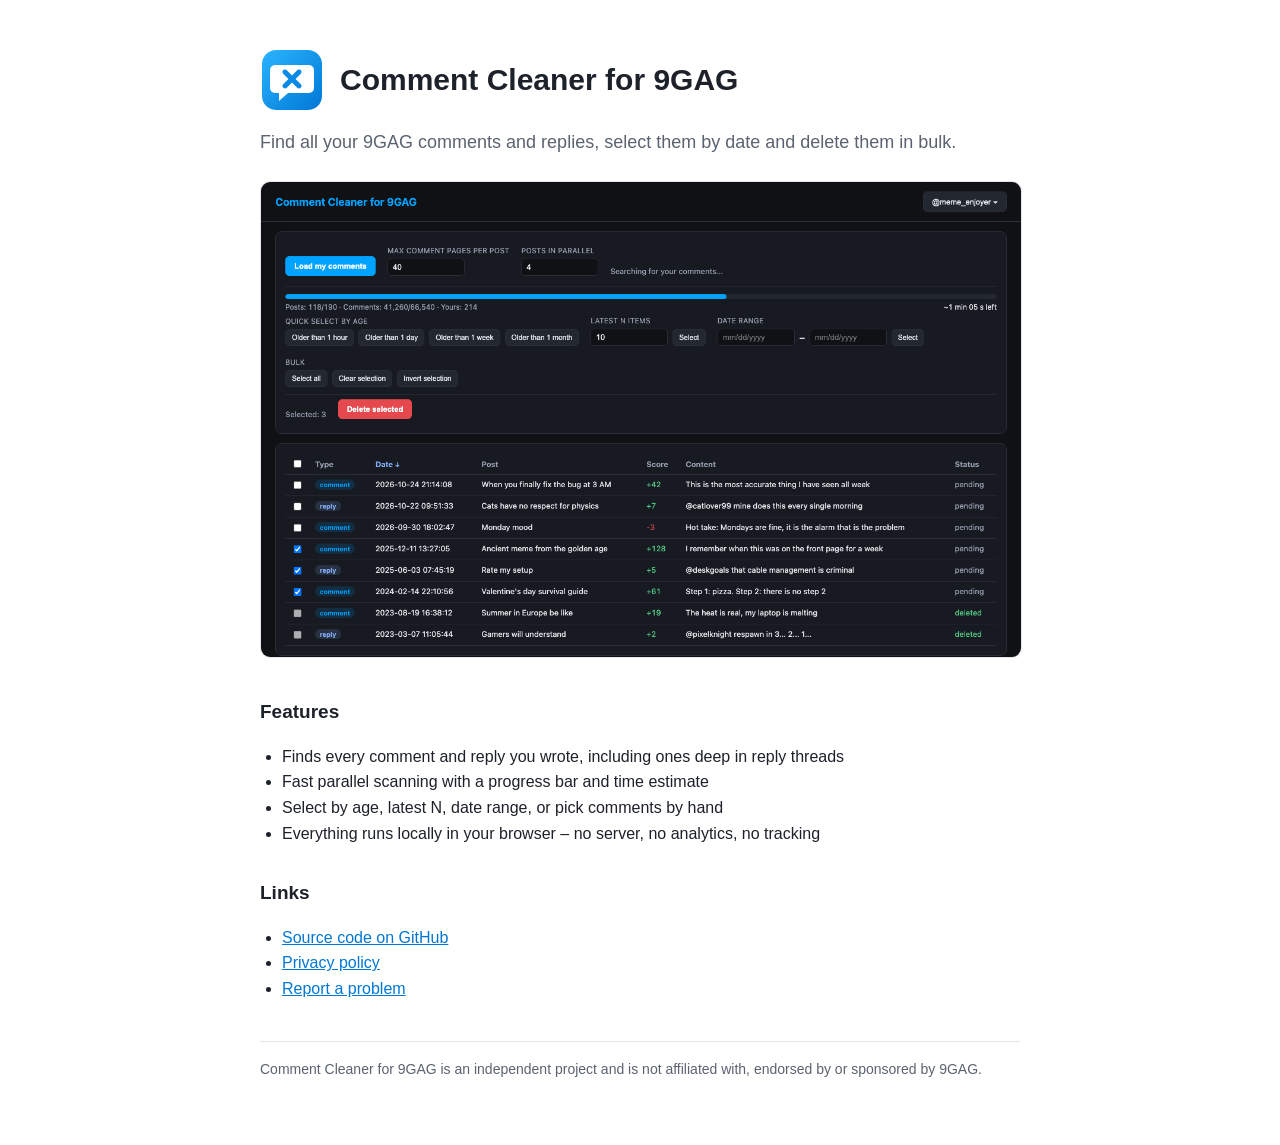
<file: docs/index.html>
<!doctype html>
<html lang="en">
<head>
<meta charset="utf-8">
<meta name="viewport" content="width=device-width, initial-scale=1">
<title>Comment Cleaner for 9GAG</title>
<meta name="description" content="Find all your 9GAG comments and replies, select them by date and delete them in bulk.">
<link rel="icon" href="icon128.png">
<style>
  :root { --bg: #ffffff; --text: #1d2129; --muted: #5b6370; --accent: #0077d6; --border: #e3e6eb; }
  @media (prefers-color-scheme: dark) {
    :root { --bg: #0f1115; --text: #e7e9ee; --muted: #9aa2b1; --accent: #4db8ff; --border: #2a2f3a; }
  }
  body { margin: 0; background: var(--bg); color: var(--text);
         font: 16px/1.6 -apple-system, BlinkMacSystemFont, "Segoe UI", Roboto, Helvetica, Arial, sans-serif; }
  main { max-width: 760px; margin: 0 auto; padding: 48px 16px 64px; }
  header { display: flex; align-items: center; gap: 16px; margin-bottom: 16px; }
  header img { width: 64px; height: 64px; }
  h1 { font-size: 30px; margin: 0; line-height: 1.2; }
  .lead { color: var(--muted); font-size: 18px; margin: 0 0 24px; }
  .shot { width: 100%; height: auto; border: 1px solid var(--border); border-radius: 10px; }
  h2 { font-size: 19px; margin: 32px 0 8px; }
  ul { padding-left: 22px; }
  a { color: var(--accent); }
  footer { margin-top: 40px; padding-top: 16px; border-top: 1px solid var(--border); color: var(--muted); font-size: 14px; }
</style>
</head>
<body>
<main>
  <header>
    <img src="icon128.png" alt="">
    <h1>Comment Cleaner for 9GAG</h1>
  </header>
  <p class="lead">Find all your 9GAG comments and replies, select them by date and delete them in bulk.</p>

  <img class="shot" src="screenshot-1.png" alt="Screenshot of the extension showing a table of comments and a progress bar">

  <h2>Features</h2>
  <ul>
    <li>Finds every comment and reply you wrote, including ones deep in reply threads</li>
    <li>Fast parallel scanning with a progress bar and time estimate</li>
    <li>Select by age, latest N, date range, or pick comments by hand</li>
    <li>Everything runs locally in your browser – no server, no analytics, no tracking</li>
  </ul>

  <h2>Links</h2>
  <ul>
    <li><a href="https://github.com/rakuscinec/comment-cleaner-for-9gag">Source code on GitHub</a></li>
    <li><a href="privacy-policy.html">Privacy policy</a></li>
    <li><a href="https://github.com/rakuscinec/comment-cleaner-for-9gag/issues">Report a problem</a></li>
  </ul>

  <footer>Comment Cleaner for 9GAG is an independent project and is not affiliated with, endorsed by or sponsored by 9GAG.</footer>
</main>
</body>
</html>
</file>
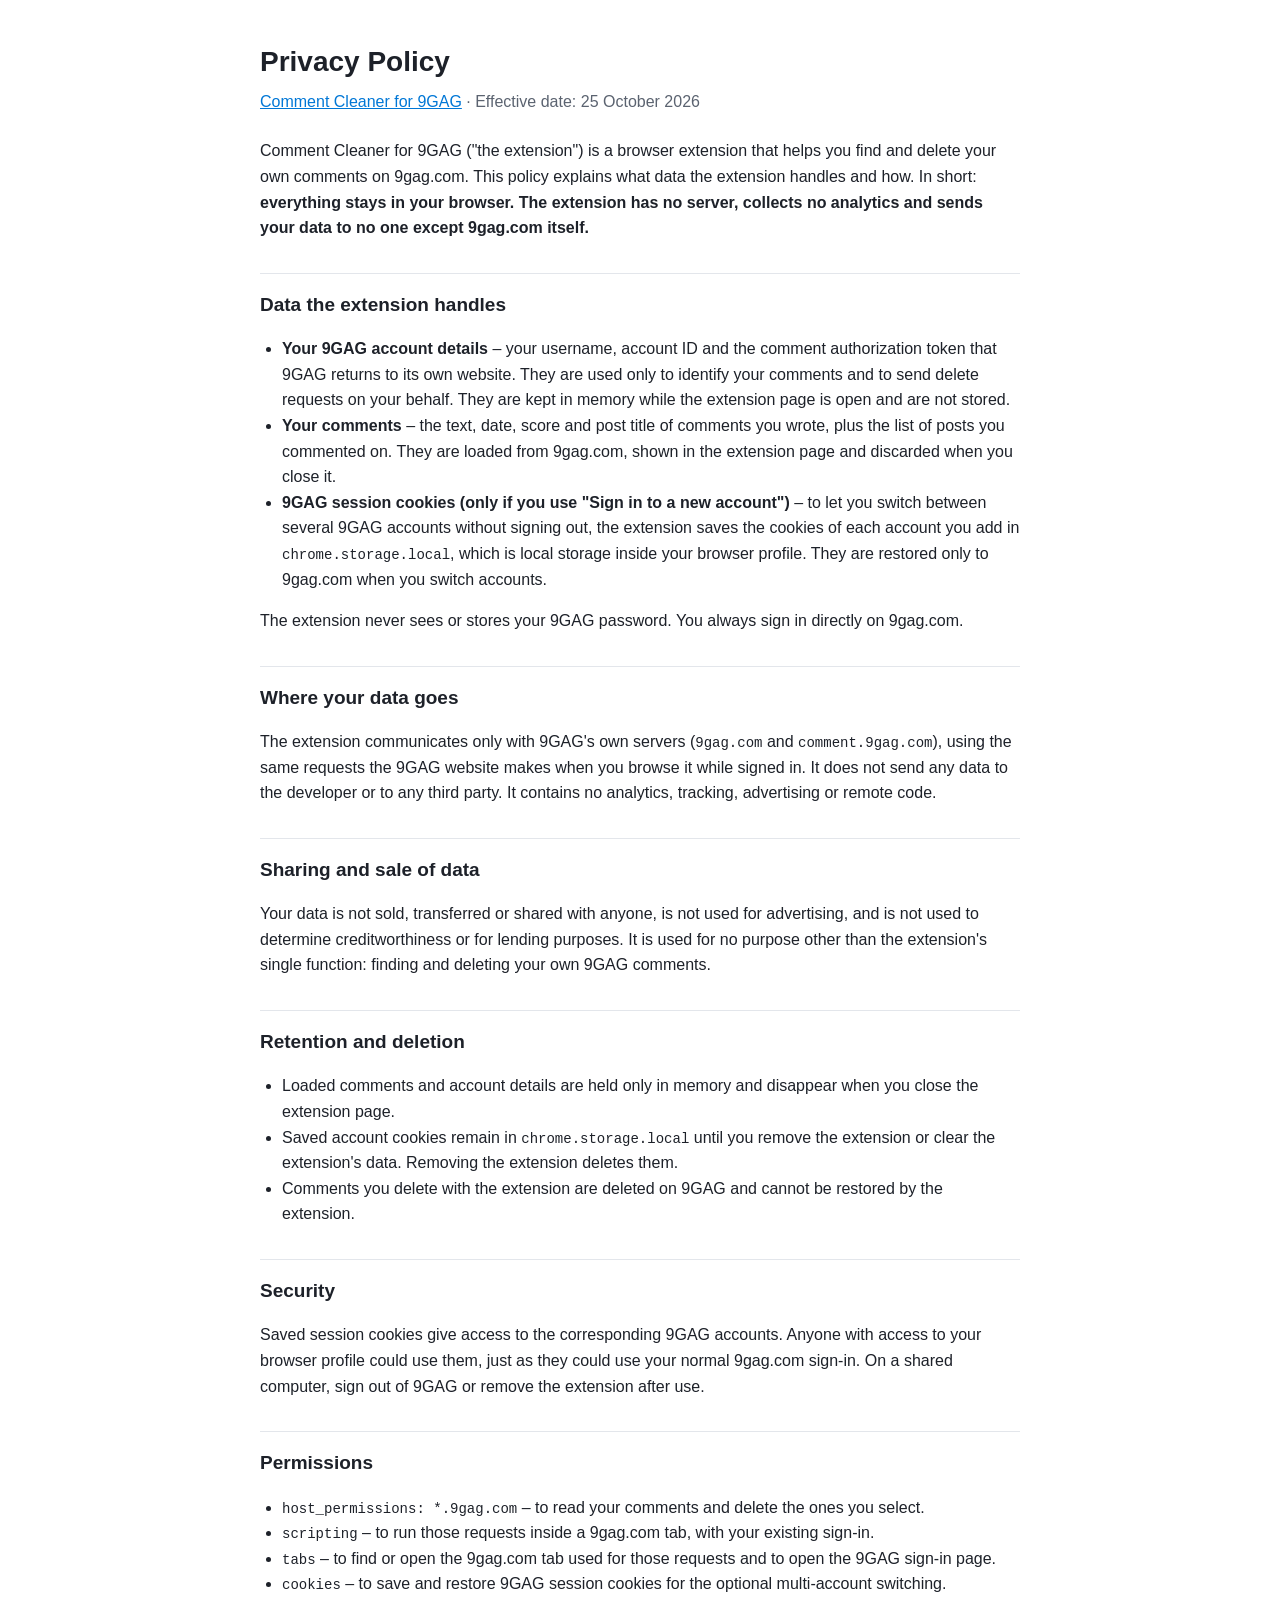
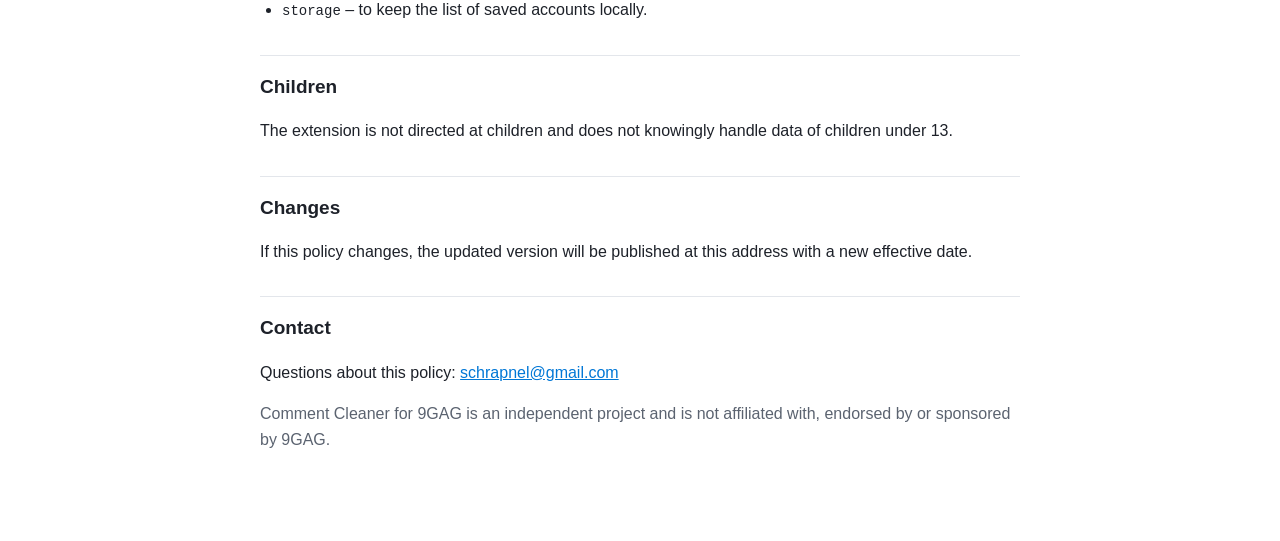
<file: docs/privacy-policy.html>
<!doctype html>
<html lang="en">
<head>
<meta charset="utf-8">
<meta name="viewport" content="width=device-width, initial-scale=1">
<title>Privacy Policy – Comment Cleaner for 9GAG</title>
<style>
  :root { --bg: #ffffff; --text: #1d2129; --muted: #5b6370; --accent: #0077d6; --border: #e3e6eb; }
  @media (prefers-color-scheme: dark) {
    :root { --bg: #0f1115; --text: #e7e9ee; --muted: #9aa2b1; --accent: #4db8ff; --border: #2a2f3a; }
  }
  body { margin: 0; background: var(--bg); color: var(--text);
         font: 16px/1.6 -apple-system, BlinkMacSystemFont, "Segoe UI", Roboto, Helvetica, Arial, sans-serif; }
  main { max-width: 760px; margin: 0 auto; padding: 40px 16px 64px; }
  h1 { font-size: 28px; margin: 0 0 4px; }
  h2 { font-size: 19px; margin: 32px 0 8px; padding-top: 16px; border-top: 1px solid var(--border); }
  .meta { color: var(--muted); margin: 0 0 24px; }
  a { color: var(--accent); }
  code { font-size: 14px; }
  ul { padding-left: 22px; }
</style>
</head>
<body>
<main>
  <h1>Privacy Policy</h1>
  <p class="meta"><a href="./">Comment Cleaner for 9GAG</a> · Effective date: 25 October 2026</p>

  <p>Comment Cleaner for 9GAG ("the extension") is a browser extension that helps you find and delete
  your own comments on 9gag.com. This policy explains what data the extension handles and how. In short:
  <strong>everything stays in your browser. The extension has no server, collects no analytics and sends
  your data to no one except 9gag.com itself.</strong></p>

  <h2>Data the extension handles</h2>
  <ul>
    <li><strong>Your 9GAG account details</strong> – your username, account ID and the comment
      authorization token that 9GAG returns to its own website. They are used only to identify your
      comments and to send delete requests on your behalf. They are kept in memory while the extension
      page is open and are not stored.</li>
    <li><strong>Your comments</strong> – the text, date, score and post title of comments you wrote, plus
      the list of posts you commented on. They are loaded from 9gag.com, shown in the extension page and
      discarded when you close it.</li>
    <li><strong>9GAG session cookies (only if you use "Sign in to a new account")</strong> – to let you
      switch between several 9GAG accounts without signing out, the extension saves the cookies of each
      account you add in <code>chrome.storage.local</code>, which is local storage inside your browser
      profile. They are restored only to 9gag.com when you switch accounts.</li>
  </ul>
  <p>The extension never sees or stores your 9GAG password. You always sign in directly on 9gag.com.</p>

  <h2>Where your data goes</h2>
  <p>The extension communicates only with 9GAG's own servers (<code>9gag.com</code> and
  <code>comment.9gag.com</code>), using the same requests the 9GAG website makes when you browse it
  while signed in. It does not send any data to the developer or to any third party. It contains no
  analytics, tracking, advertising or remote code.</p>

  <h2>Sharing and sale of data</h2>
  <p>Your data is not sold, transferred or shared with anyone, is not used for advertising, and is not
  used to determine creditworthiness or for lending purposes. It is used for no purpose other than the
  extension's single function: finding and deleting your own 9GAG comments.</p>

  <h2>Retention and deletion</h2>
  <ul>
    <li>Loaded comments and account details are held only in memory and disappear when you close the
      extension page.</li>
    <li>Saved account cookies remain in <code>chrome.storage.local</code> until you remove the extension
      or clear the extension's data. Removing the extension deletes them.</li>
    <li>Comments you delete with the extension are deleted on 9GAG and cannot be restored by the extension.</li>
  </ul>

  <h2>Security</h2>
  <p>Saved session cookies give access to the corresponding 9GAG accounts. Anyone with access to your
  browser profile could use them, just as they could use your normal 9gag.com sign-in. On a shared
  computer, sign out of 9GAG or remove the extension after use.</p>

  <h2>Permissions</h2>
  <ul>
    <li><code>host_permissions: *.9gag.com</code> – to read your comments and delete the ones you select.</li>
    <li><code>scripting</code> – to run those requests inside a 9gag.com tab, with your existing sign-in.</li>
    <li><code>tabs</code> – to find or open the 9gag.com tab used for those requests and to open the 9GAG sign-in page.</li>
    <li><code>cookies</code> – to save and restore 9GAG session cookies for the optional multi-account switching.</li>
    <li><code>storage</code> – to keep the list of saved accounts locally.</li>
  </ul>

  <h2>Children</h2>
  <p>The extension is not directed at children and does not knowingly handle data of children under 13.</p>

  <h2>Changes</h2>
  <p>If this policy changes, the updated version will be published at this address with a new effective date.</p>

  <h2>Contact</h2>
  <p>Questions about this policy: <a href="mailto:schrapnel@gmail.com">schrapnel@gmail.com</a></p>

  <p class="meta">Comment Cleaner for 9GAG is an independent project and is not affiliated with,
  endorsed by or sponsored by 9GAG.</p>
</main>
</body>
</html>
</file>
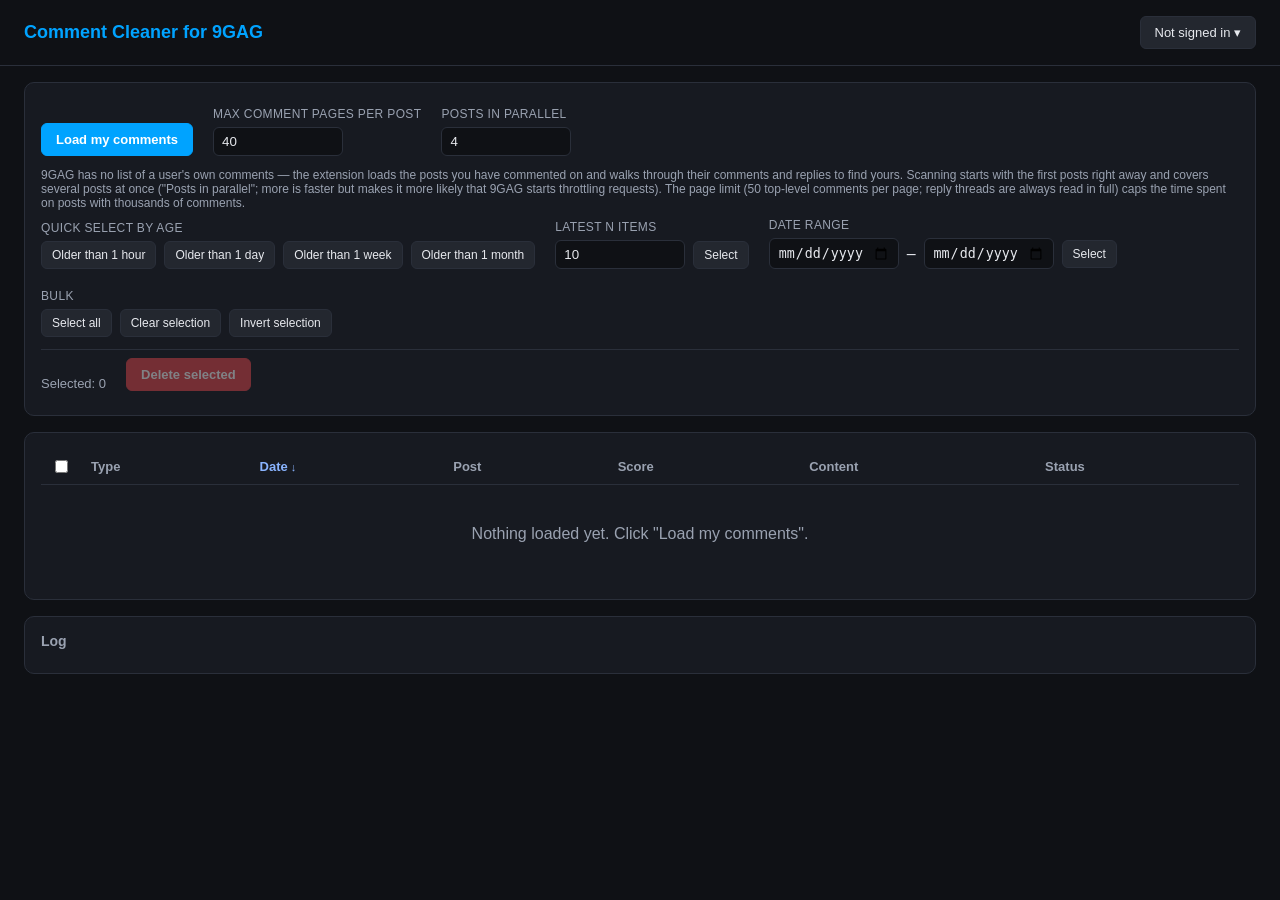
<file: extension/app.html>
<!doctype html>
<html lang="en">
<head>
<meta charset="utf-8">
<title>Comment Cleaner for 9GAG</title>
<link rel="stylesheet" href="app.css">
</head>
<body>
<header class="topbar">
  <h1>Comment Cleaner for 9GAG</h1>
  <div class="identity-wrap">
    <button id="identityBtn" class="identity-btn">Not signed in ▾</button>
    <div id="accountMenu" class="account-menu" hidden>
      <div id="accountList" class="account-list"></div>
      <div class="account-menu-actions">
        <button id="addAccountBtn" class="btn small">+ Sign in to a new account</button>
        <button id="cancelLoginBtn" class="btn small" hidden>Cancel waiting</button>
        <p id="loginHint" class="hint" hidden>
          Sign in in exactly the newly opened 9gag.com/login tab (not another tab or an
          Incognito window — those have a separate sign-in).
        </p>
      </div>
    </div>
  </div>
</header>

<section class="panel controls" id="controlsPanel">
  <div class="control-row">
    <button id="loadBtn" class="btn primary">Load my comments</button>
    <button id="stopLoadBtn" class="btn small" hidden>Stop loading</button>
    <div class="filter-group">
      <label for="maxPagesInput">Max comment pages per post</label>
      <input type="number" id="maxPagesInput" min="1" value="40" class="input-small">
    </div>
    <div class="filter-group">
      <label for="concurrencyInput">Posts in parallel</label>
      <input type="number" id="concurrencyInput" min="1" max="10" value="4" class="input-small">
    </div>
    <span id="statusText" class="status-text"></span>
  </div>
  <div id="progressWrap" class="progress-wrap" hidden>
    <div class="progress-bar"><div id="progressFill" class="progress-fill"></div></div>
    <div class="progress-meta">
      <span id="progressText"></span>
      <span id="progressEta" class="progress-eta"></span>
    </div>
  </div>
  <p class="hint">9GAG has no list of a user's own comments — the extension loads the posts you have commented on and walks through their comments and replies to find yours. Scanning starts with the first posts right away and covers several posts at once ("Posts in parallel"; more is faster but makes it more likely that 9GAG starts throttling requests). The page limit (50 top-level comments per page; reply threads are always read in full) caps the time spent on posts with thousands of comments.</p>

  <div class="control-row" id="filterRow" hidden>
    <div class="filter-group">
      <label>Quick select by age</label>
      <div class="btn-row">
        <button class="btn small quick-select" data-ms="3600000">Older than 1 hour</button>
        <button class="btn small quick-select" data-ms="86400000">Older than 1 day</button>
        <button class="btn small quick-select" data-ms="604800000">Older than 1 week</button>
        <button class="btn small quick-select" data-ms="2592000000">Older than 1 month</button>
      </div>
    </div>

    <div class="filter-group">
      <label>Latest N items</label>
      <div class="btn-row">
        <input type="number" id="lastNInput" min="1" value="10" class="input-small">
        <button id="lastNBtn" class="btn small">Select</button>
      </div>
    </div>

    <div class="filter-group">
      <label>Date range</label>
      <div class="btn-row">
        <input type="date" id="dateFrom" class="input-small">
        <span>–</span>
        <input type="date" id="dateTo" class="input-small">
        <button id="dateRangeBtn" class="btn small">Select</button>
      </div>
    </div>

    <div class="filter-group">
      <label>Bulk</label>
      <div class="btn-row">
        <button id="selectAllBtn" class="btn small">Select all</button>
        <button id="clearSelBtn" class="btn small">Clear selection</button>
        <button id="invertSelBtn" class="btn small">Invert selection</button>
      </div>
    </div>
  </div>

  <div class="control-row" id="actionRow" hidden>
    <span id="selectedCount" class="selected-count">Selected: 0</span>
    <button id="deleteBtn" class="btn danger" disabled>Delete selected</button>
  </div>
</section>

<section class="panel table-panel">
  <table id="itemsTable">
    <thead>
      <tr>
        <th class="col-check"><input type="checkbox" id="masterCheck"></th>
        <th data-sort-key="kind">Type<span class="sort-arrow"></span></th>
        <th data-sort-key="created">Date<span class="sort-arrow"></span></th>
        <th data-sort-key="post">Post<span class="sort-arrow"></span></th>
        <th data-sort-key="score">Score<span class="sort-arrow"></span></th>
        <th data-sort-key="snippet">Content<span class="sort-arrow"></span></th>
        <th data-sort-key="status">Status<span class="sort-arrow"></span></th>
      </tr>
    </thead>
    <tbody id="itemsBody"></tbody>
  </table>
  <div id="emptyState" class="empty-state">Nothing loaded yet. Click "Load my comments".</div>
</section>

<section class="panel log-panel">
  <h2>Log</h2>
  <pre id="logOutput"></pre>
</section>

<div id="confirmModal" class="modal-backdrop" hidden>
  <div class="modal">
    <h2>Confirm deletion</h2>
    <p id="confirmText"></p>
    <p>This action <strong>cannot be undone</strong>. The comments will be permanently deleted.</p>
    <div class="modal-actions">
      <button id="confirmCancel" class="btn">Cancel</button>
      <button id="confirmOk" class="btn danger">Confirm and start</button>
    </div>
  </div>
</div>

<script src="app.js"></script>
</body>
</html>
</file>
<file: extension/app.css>
:root {
  --bg: #0f1115;
  --panel: #171a21;
  --border: #2a2f3a;
  --text: #e7e9ee;
  --muted: #9aa2b1;
  --accent: #00a3ff;
  --accent-2: #8ab4ff;
  --danger: #e5484d;
  --danger-hover: #ff5b60;
  font-family: -apple-system, BlinkMacSystemFont, "Segoe UI", Roboto, Helvetica, Arial, sans-serif;
}

* { box-sizing: border-box; }

body {
  margin: 0;
  background: var(--bg);
  color: var(--text);
  min-height: 100vh;
}

.topbar {
  display: flex;
  align-items: center;
  justify-content: space-between;
  padding: 16px 24px;
  border-bottom: 1px solid var(--border);
  position: sticky;
  top: 0;
  background: var(--bg);
  z-index: 5;
}

.topbar h1 {
  font-size: 18px;
  margin: 0;
  color: var(--accent);
}

.identity-wrap {
  position: relative;
}

.identity-btn {
  background: #23272f;
  color: var(--text);
  border: 1px solid var(--border);
  padding: 8px 14px;
  border-radius: 6px;
  cursor: pointer;
  font-size: 13px;
}

.identity-btn:hover { background: #2c313b; }

.account-menu {
  position: absolute;
  top: calc(100% + 6px);
  right: 0;
  min-width: 240px;
  background: var(--panel);
  border: 1px solid var(--border);
  border-radius: 8px;
  box-shadow: 0 8px 24px rgba(0,0,0,.4);
  z-index: 20;
  overflow: hidden;
}

.account-list {
  max-height: 260px;
  overflow-y: auto;
  display: flex;
  flex-direction: column;
}

.account-row {
  display: block;
  width: 100%;
  text-align: left;
  background: none;
  border: none;
  border-bottom: 1px solid var(--border);
  color: var(--text);
  padding: 10px 14px;
  font-size: 13px;
  cursor: pointer;
}

.account-row:hover { background: #20242c; }

.account-row.active {
  color: var(--accent-2);
  font-weight: 600;
}

.account-empty {
  padding: 14px;
  font-size: 12px;
  color: var(--muted);
}

.account-menu-actions {
  padding: 8px;
}

.account-menu-actions .btn {
  width: 100%;
}

.panel {
  margin: 16px 24px;
  padding: 16px;
  background: var(--panel);
  border: 1px solid var(--border);
  border-radius: 10px;
}

.control-row {
  display: flex;
  flex-wrap: wrap;
  gap: 20px;
  align-items: flex-end;
  padding: 8px 0;
}

.control-row + .control-row {
  border-top: 1px solid var(--border);
  margin-top: 4px;
}

.filter-group {
  display: flex;
  flex-direction: column;
  gap: 6px;
}

.filter-group.grow {
  flex: 1;
  min-width: 320px;
}

.filter-group label {
  font-size: 12px;
  color: var(--muted);
  text-transform: uppercase;
  letter-spacing: .03em;
}

.btn-row {
  display: flex;
  gap: 8px;
  align-items: center;
  flex-wrap: wrap;
}

.btn {
  background: #23272f;
  color: var(--text);
  border: 1px solid var(--border);
  padding: 8px 14px;
  border-radius: 6px;
  cursor: pointer;
  font-size: 13px;
}

.btn:hover { background: #2c313b; }

.btn.small { padding: 6px 10px; font-size: 12px; }

.btn.primary {
  background: var(--accent);
  border-color: var(--accent);
  color: #fff;
  font-weight: 600;
}

.btn.primary:hover { background: #0090e0; }

.btn.danger {
  background: var(--danger);
  border-color: var(--danger);
  color: #fff;
  font-weight: 600;
}

.btn.danger:hover { background: var(--danger-hover); }

.btn:disabled {
  opacity: .45;
  cursor: not-allowed;
}

.input-small {
  width: 130px;
  padding: 6px 8px;
  border-radius: 6px;
  border: 1px solid var(--border);
  background: #0f1115;
  color: var(--text);
}

.input-wide {
  width: 100%;
  padding: 8px 10px;
  border-radius: 6px;
  border: 1px solid var(--border);
  background: #0f1115;
  color: var(--text);
}

.status-text {
  font-size: 13px;
  color: var(--muted);
}

.selected-count {
  font-size: 13px;
  color: var(--muted);
}

.hint {
  font-size: 12px;
  color: var(--muted);
  margin: 4px 0 0;
}

table {
  width: 100%;
  border-collapse: collapse;
  font-size: 13px;
}

thead th {
  text-align: left;
  padding: 8px 10px;
  border-bottom: 1px solid var(--border);
  color: var(--muted);
  font-weight: 600;
  position: sticky;
  top: 0;
  background: var(--panel);
}

thead th[data-sort-key] {
  cursor: pointer;
  user-select: none;
  white-space: nowrap;
}

thead th[data-sort-key]:hover { color: var(--text); }

thead th[data-sort-key].sorted { color: var(--accent-2); }

.sort-arrow { font-size: 11px; }

tbody td {
  padding: 8px 10px;
  border-bottom: 1px solid var(--border);
  vertical-align: top;
}

.col-check { width: 32px; }

.snippet {
  max-width: 520px;
  overflow: hidden;
  text-overflow: ellipsis;
  white-space: nowrap;
}

.snippet a {
  color: var(--text);
  text-decoration: none;
}

.snippet a:hover {
  color: var(--accent-2);
  text-decoration: underline;
}

.badge {
  display: inline-block;
  padding: 2px 8px;
  border-radius: 999px;
  font-size: 11px;
  font-weight: 600;
}

.badge.reply { background: rgba(138,180,255,.15); color: var(--accent-2); }
.badge.comment { background: rgba(0,163,255,.15); color: var(--accent); }

.score { font-variant-numeric: tabular-nums; white-space: nowrap; }
.score-positive { color: #57d38c; }
.score-negative { color: var(--danger); }
.score-zero { color: var(--muted); }

.status-pending { color: var(--muted); }
.status-processing { color: var(--accent-2); }
.status-done { color: #57d38c; }
.status-error { color: var(--danger); }
.status-skipped { color: var(--muted); }

.empty-state {
  padding: 40px;
  text-align: center;
  color: var(--muted);
}

.log-panel h2 {
  font-size: 14px;
  margin: 0 0 8px;
  color: var(--muted);
}

#logOutput {
  max-height: 220px;
  overflow-y: auto;
  white-space: pre-wrap;
  font-size: 12px;
  color: var(--muted);
  margin: 0;
}

.modal-backdrop {
  position: fixed;
  inset: 0;
  background: rgba(0,0,0,.6);
  display: flex;
  align-items: center;
  justify-content: center;
  z-index: 50;
}

.modal-backdrop[hidden] {
  display: none;
}

.modal {
  background: var(--panel);
  border: 1px solid var(--border);
  border-radius: 10px;
  padding: 24px;
  max-width: 480px;
  width: 90%;
}

.modal h2 { margin-top: 0; }

.modal-actions {
  display: flex;
  justify-content: flex-end;
  gap: 10px;
  margin-top: 16px;
}

a { color: var(--accent-2); }

.progress-wrap {
  margin-top: 10px;
  padding-top: 12px;
  border-top: 1px solid var(--border);
}

.progress-wrap[hidden] { display: none; }

.progress-bar {
  height: 8px;
  background: #23272f;
  border-radius: 999px;
  overflow: hidden;
}

.progress-fill {
  height: 100%;
  width: 0;
  background: var(--accent);
  border-radius: 999px;
  transition: width .4s ease;
}

.progress-meta {
  display: flex;
  justify-content: space-between;
  gap: 12px;
  flex-wrap: wrap;
  margin-top: 6px;
  font-size: 12px;
  color: var(--muted);
  font-variant-numeric: tabular-nums;
}

.progress-eta { color: var(--text); }
</file>
